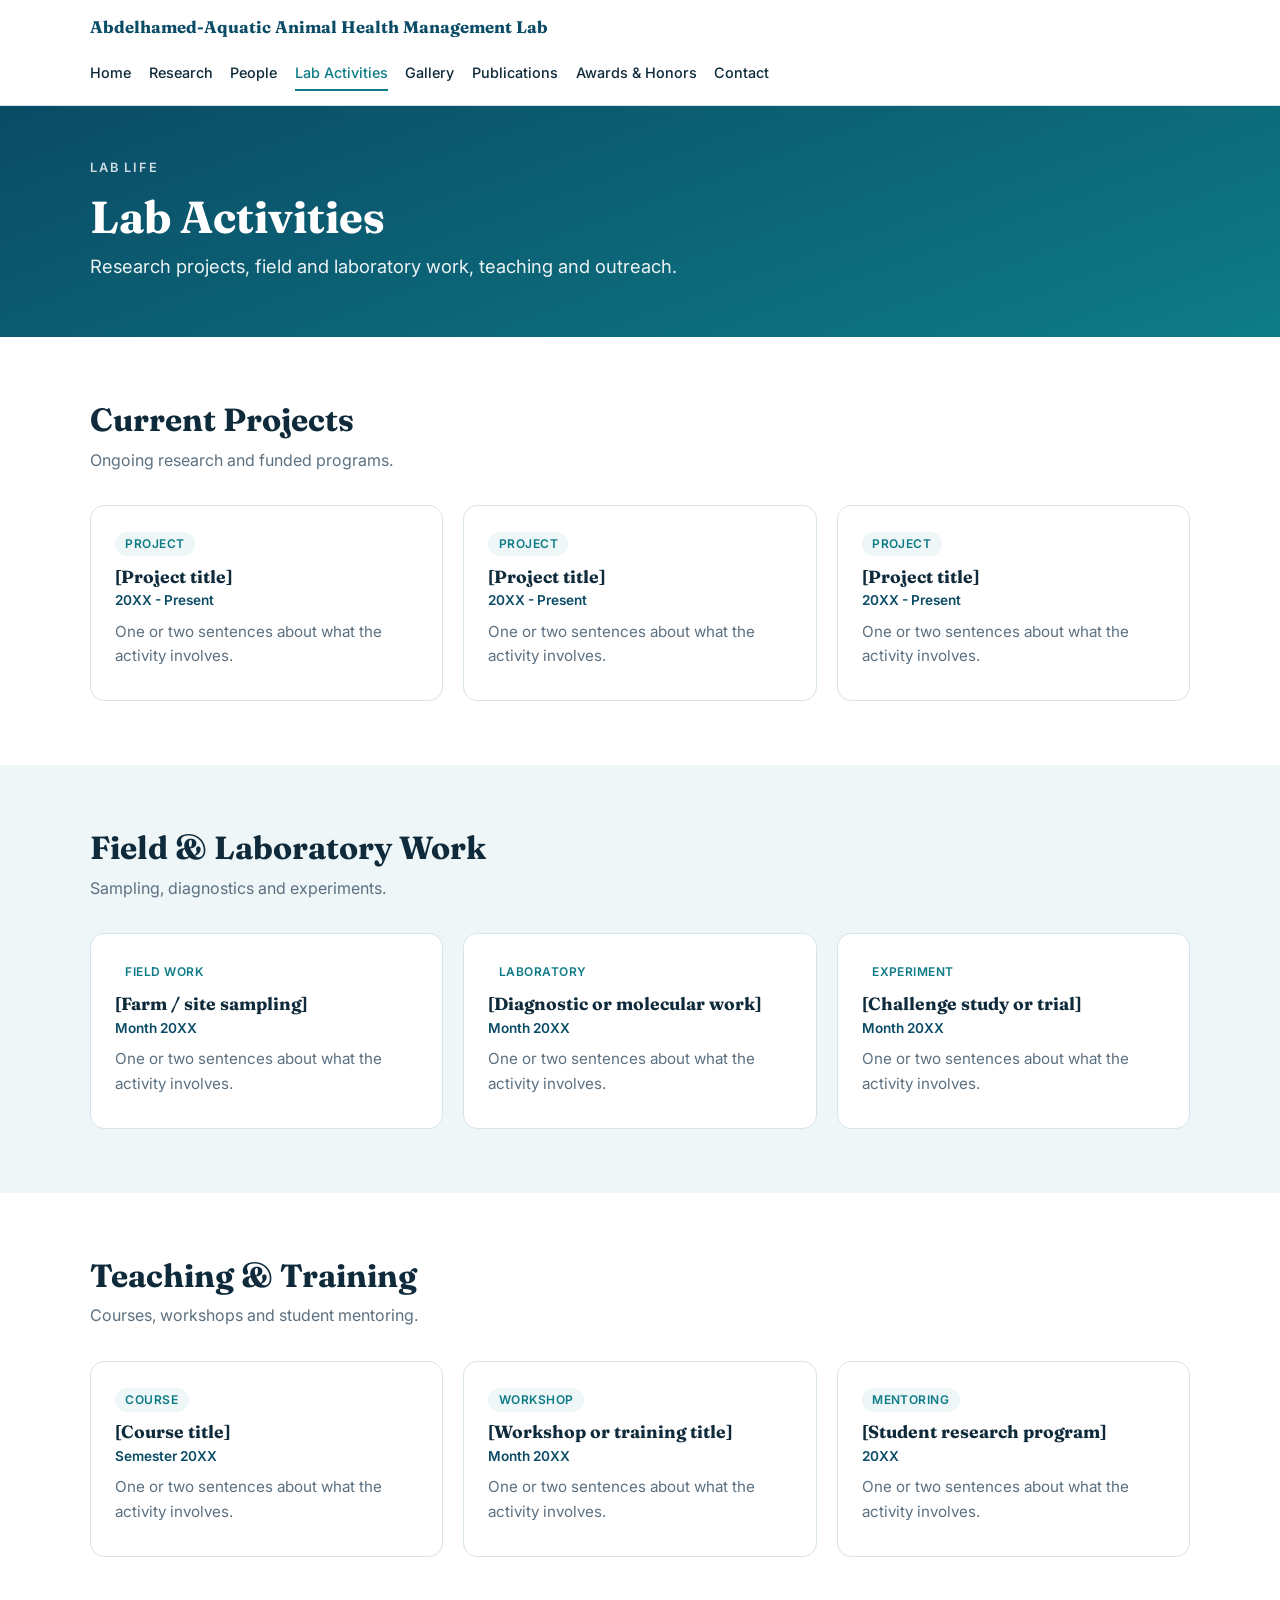
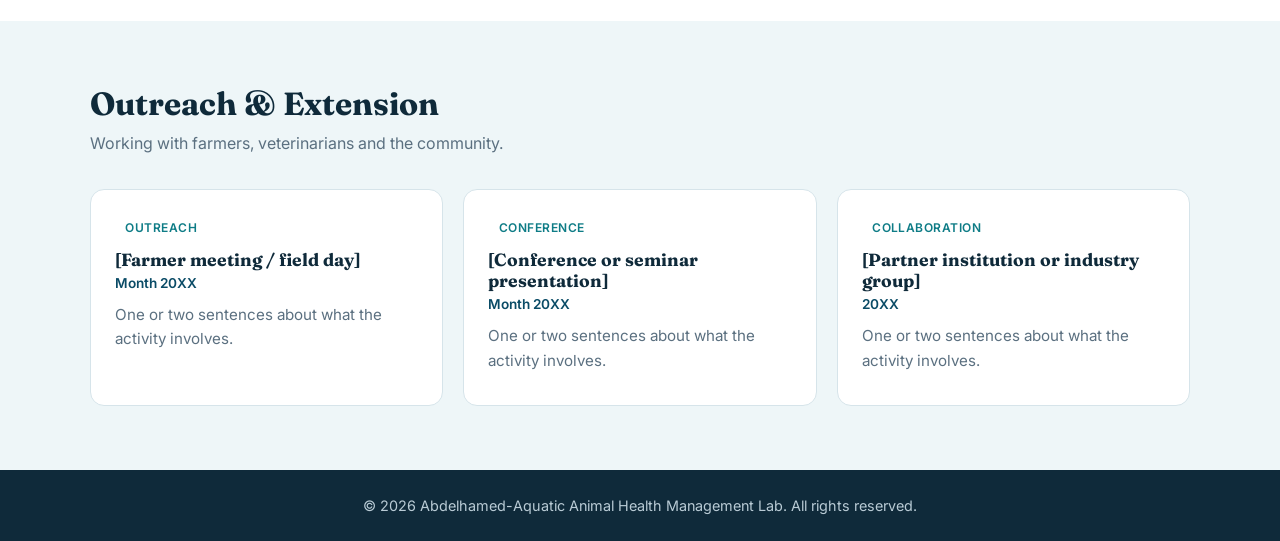
<file: activities.html>
<!DOCTYPE html>
<html lang="en">
<head>
  <meta charset="UTF-8" />
  <meta name="viewport" content="width=device-width, initial-scale=1" />
  <title>Lab Activities | Aquatic Animal Health Management Lab</title>
  <meta name="description" content="Research projects, field and laboratory work, teaching and outreach." />
  <link rel="preconnect" href="https://fonts.googleapis.com" />
  <link rel="preconnect" href="https://fonts.gstatic.com" crossorigin />
  <link href="https://fonts.googleapis.com/css2?family=Fraunces:wght@600;700&family=Inter:wght@400;500;600&display=swap" rel="stylesheet" />
  <link rel="stylesheet" href="styles.css" />
</head>
<body>

  <header class="site-header">
    <div class="container nav">
      <a class="brand" href="index.html">Aquatic Animal Health Management</a>
      <nav aria-label="Main">
        <a href="index.html">Home</a>
        <a href="index.html#research">Research</a>
        <a href="index.html#members">People</a>
        <a href="activities.html" aria-current="page">Lab Activities</a>
        <a href="gallery.html">Gallery</a>
        <a href="publications.html">Publications</a>
        <a href="awards.html">Awards &amp; Honors</a>
        <a href="index.html#contact">Contact</a>
      </nav>
    </div>
  </header>

  <section class="page-hero">
    <div class="container">
      <p class="eyebrow">Lab life</p>
      <h1>Lab Activities</h1>
      <p class="lead">Research projects, field and laboratory work, teaching and outreach.</p>
    </div>
  </section>

  <main>
    <!-- Content lives in content/activities.json - edit that file, not this page. -->
    <div id="groups" data-source="content/activities.json"></div>
    <noscript><p class="load-error">This page needs JavaScript enabled to show its content.</p></noscript>
  </main>

  <footer class="site-footer">
    <div class="container">
      <p>&copy; <span id="year"></span> Aquatic Animal Health Management Lab. All rights reserved.</p>
    </div>
  </footer>

  <script src="script.js"></script>
</body>
</html>
</file>
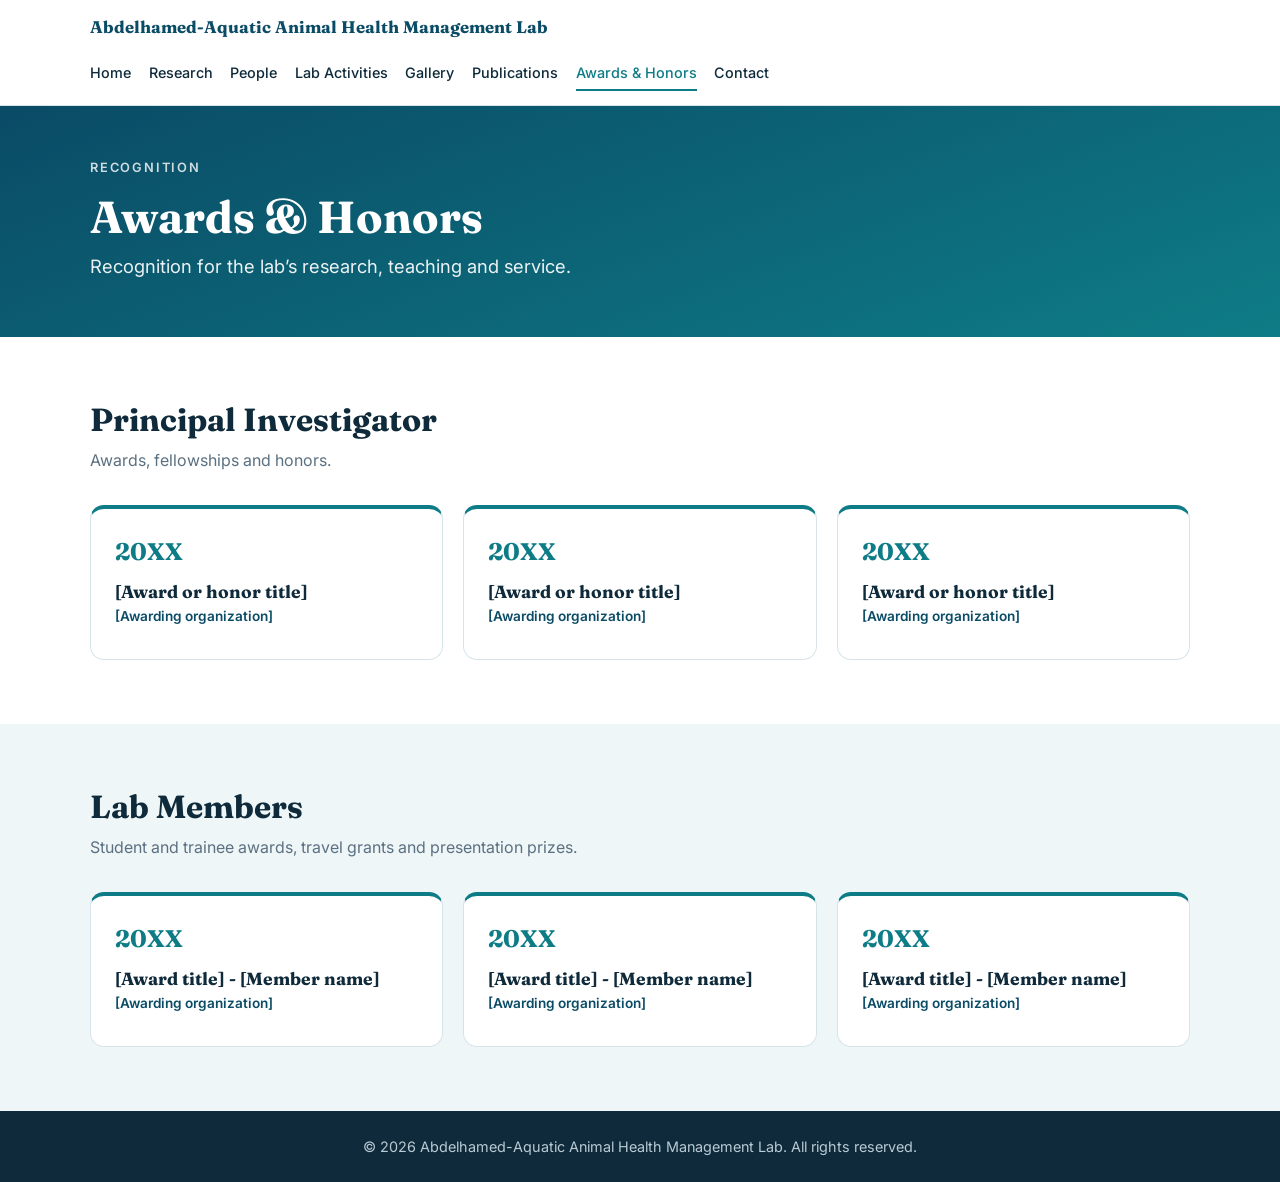
<file: awards.html>
<!DOCTYPE html>
<html lang="en">
<head>
  <meta charset="UTF-8" />
  <meta name="viewport" content="width=device-width, initial-scale=1" />
  <title>Awards & Honors | Aquatic Animal Health Management Lab</title>
  <meta name="description" content="Recognition for the lab&rsquo;s research, teaching and service." />
  <link rel="preconnect" href="https://fonts.googleapis.com" />
  <link rel="preconnect" href="https://fonts.gstatic.com" crossorigin />
  <link href="https://fonts.googleapis.com/css2?family=Fraunces:wght@600;700&family=Inter:wght@400;500;600&display=swap" rel="stylesheet" />
  <link rel="stylesheet" href="styles.css" />
</head>
<body>

  <header class="site-header">
    <div class="container nav">
      <a class="brand" href="index.html">Aquatic Animal Health Management</a>
      <nav aria-label="Main">
        <a href="index.html">Home</a>
        <a href="index.html#research">Research</a>
        <a href="index.html#members">People</a>
        <a href="activities.html">Lab Activities</a>
        <a href="gallery.html">Gallery</a>
        <a href="publications.html">Publications</a>
        <a href="awards.html" aria-current="page">Awards &amp; Honors</a>
        <a href="index.html#contact">Contact</a>
      </nav>
    </div>
  </header>

  <section class="page-hero">
    <div class="container">
      <p class="eyebrow">Recognition</p>
      <h1>Awards &amp; Honors</h1>
      <p class="lead">Recognition for the lab&rsquo;s research, teaching and service.</p>
    </div>
  </section>

  <main>
    <!-- Content lives in content/awards.json - edit that file, not this page. -->
    <div id="groups" data-source="content/awards.json"></div>
    <noscript><p class="load-error">This page needs JavaScript enabled to show its content.</p></noscript>
  </main>

  <footer class="site-footer">
    <div class="container">
      <p>&copy; <span id="year"></span> Aquatic Animal Health Management Lab. All rights reserved.</p>
    </div>
  </footer>

  <script src="script.js"></script>
</body>
</html>
</file>
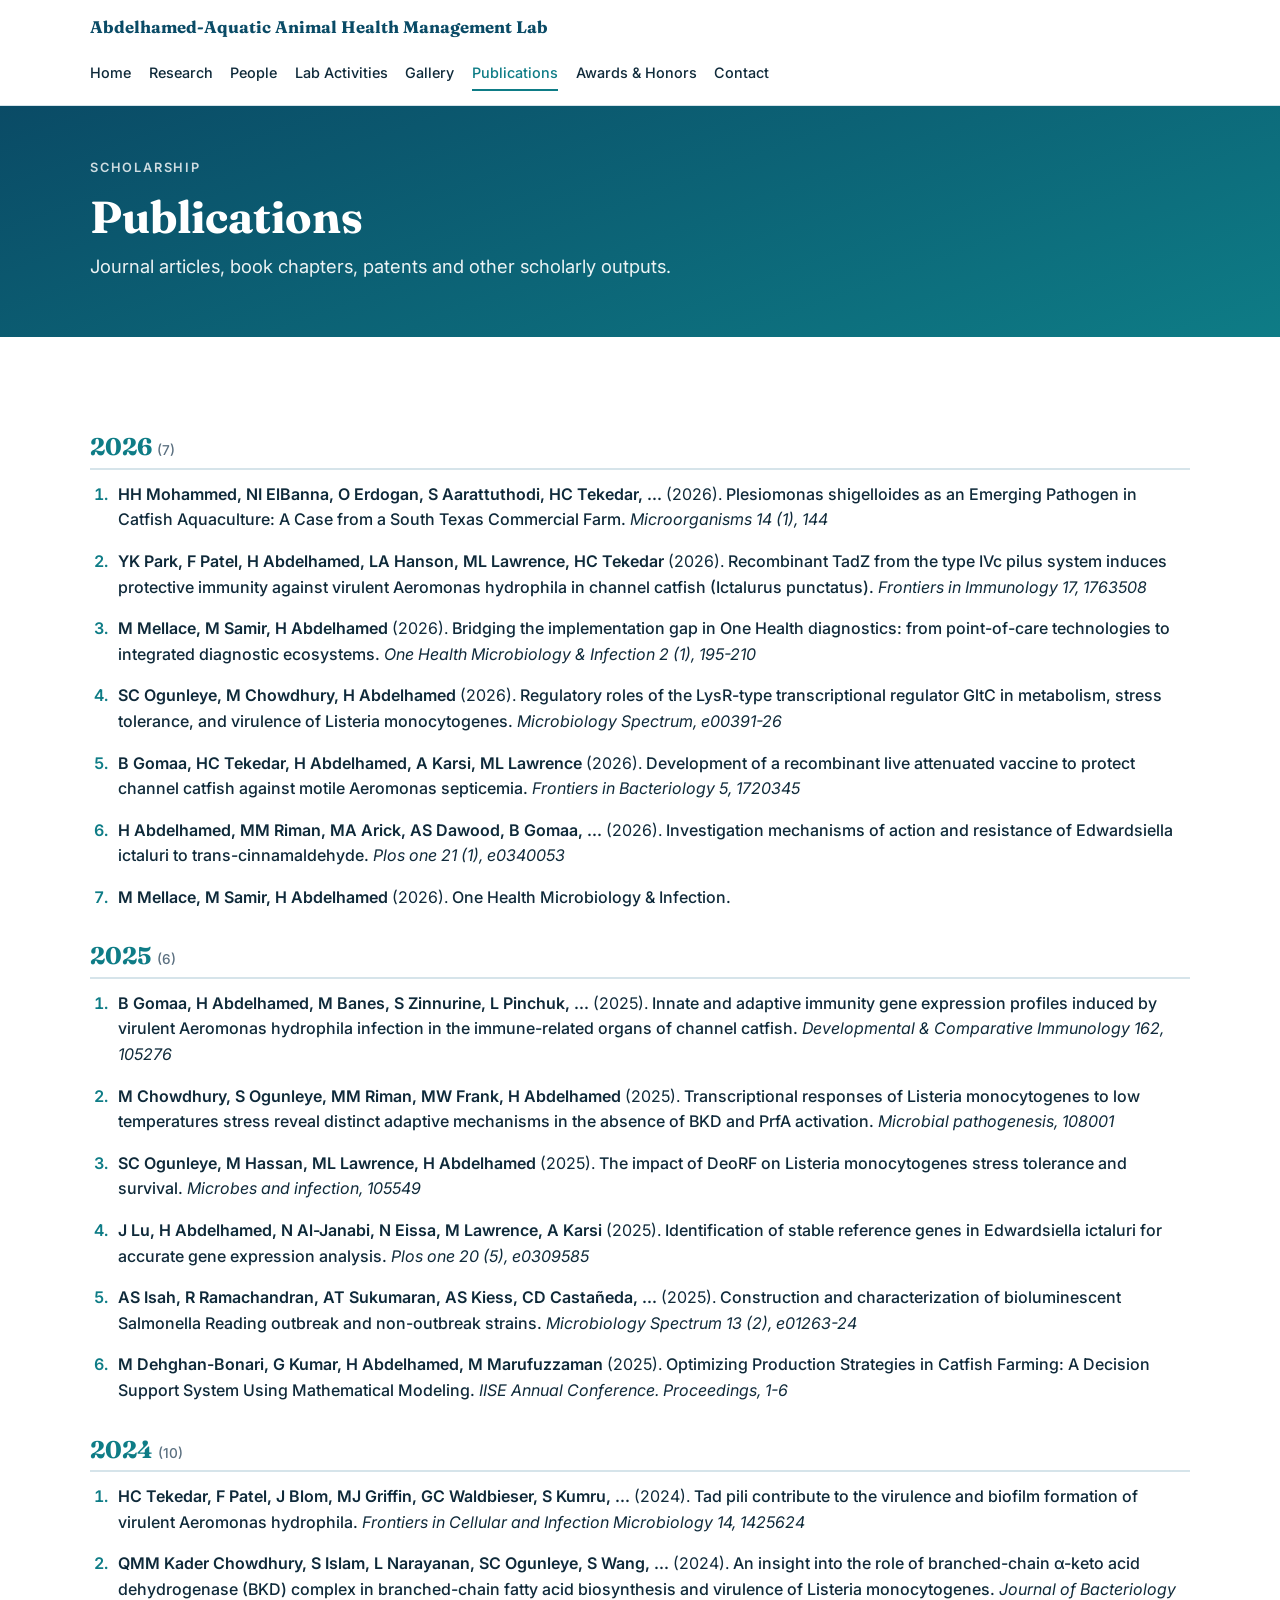
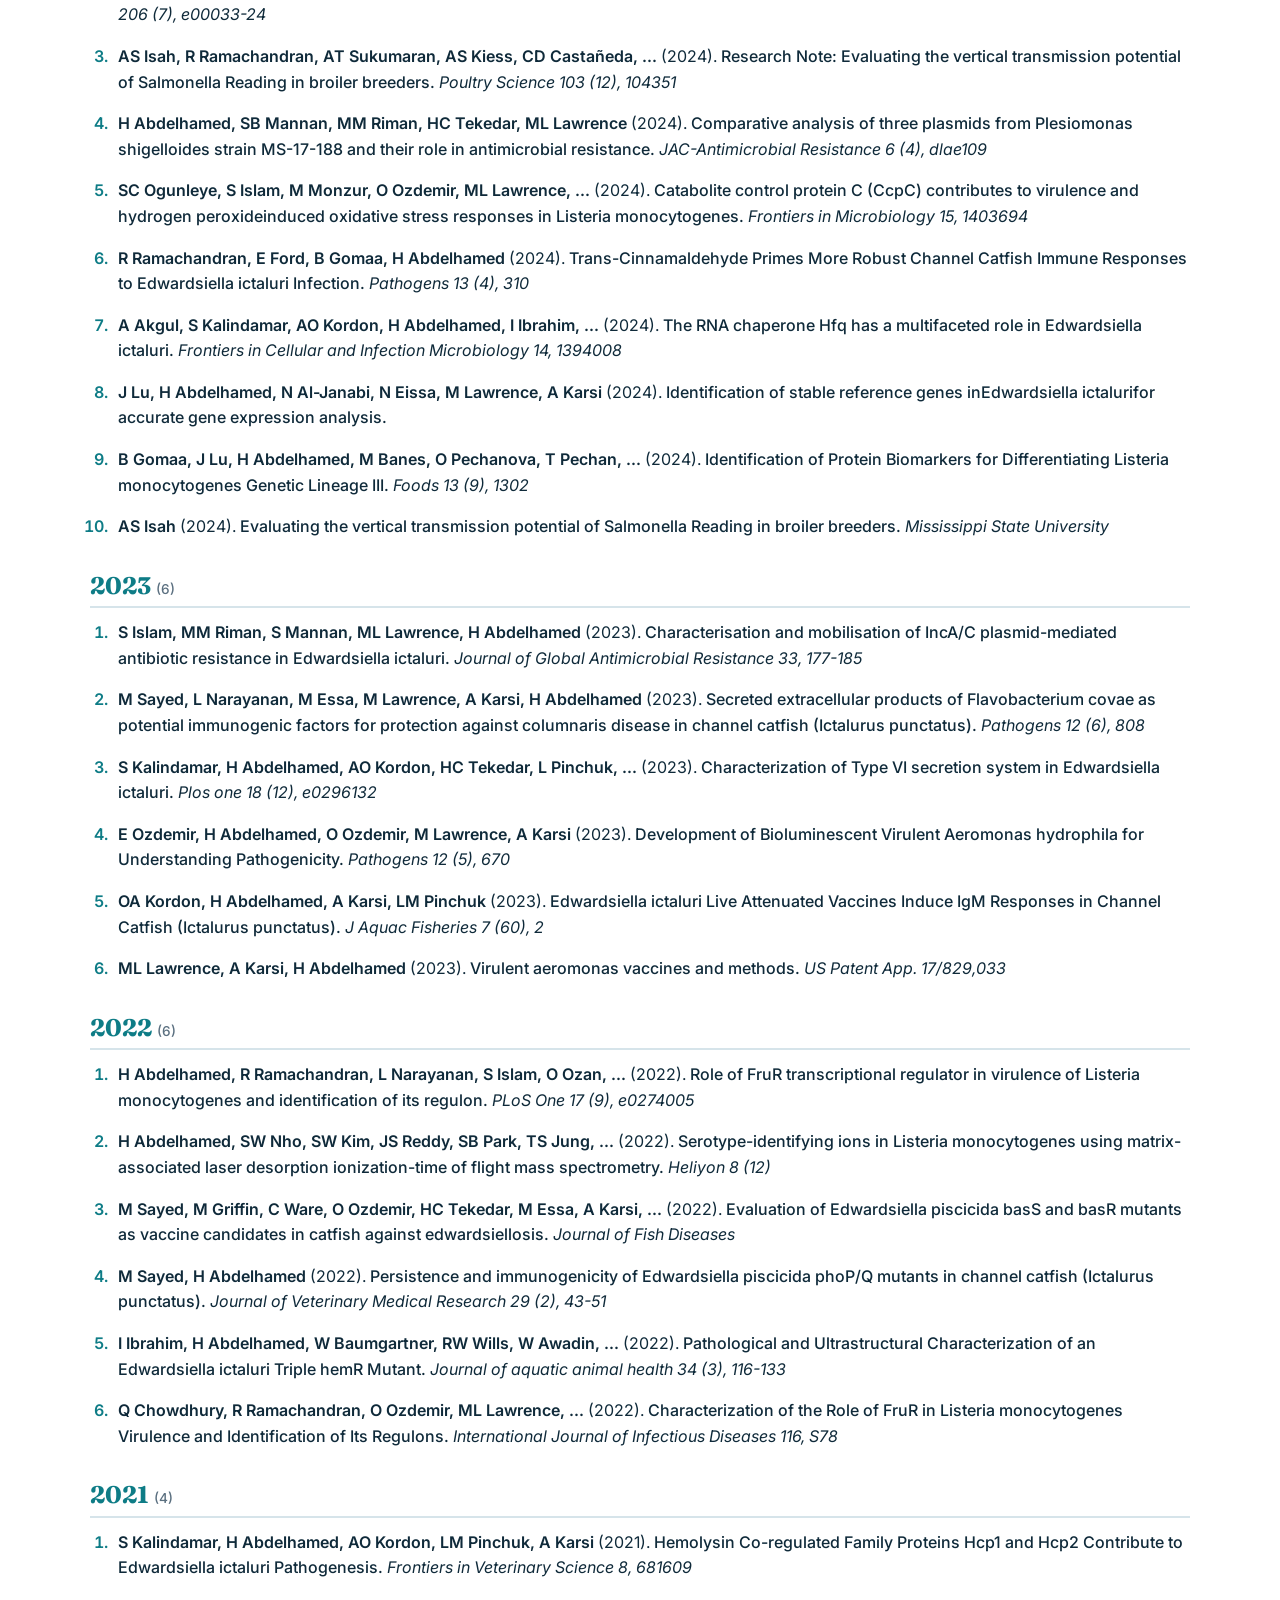
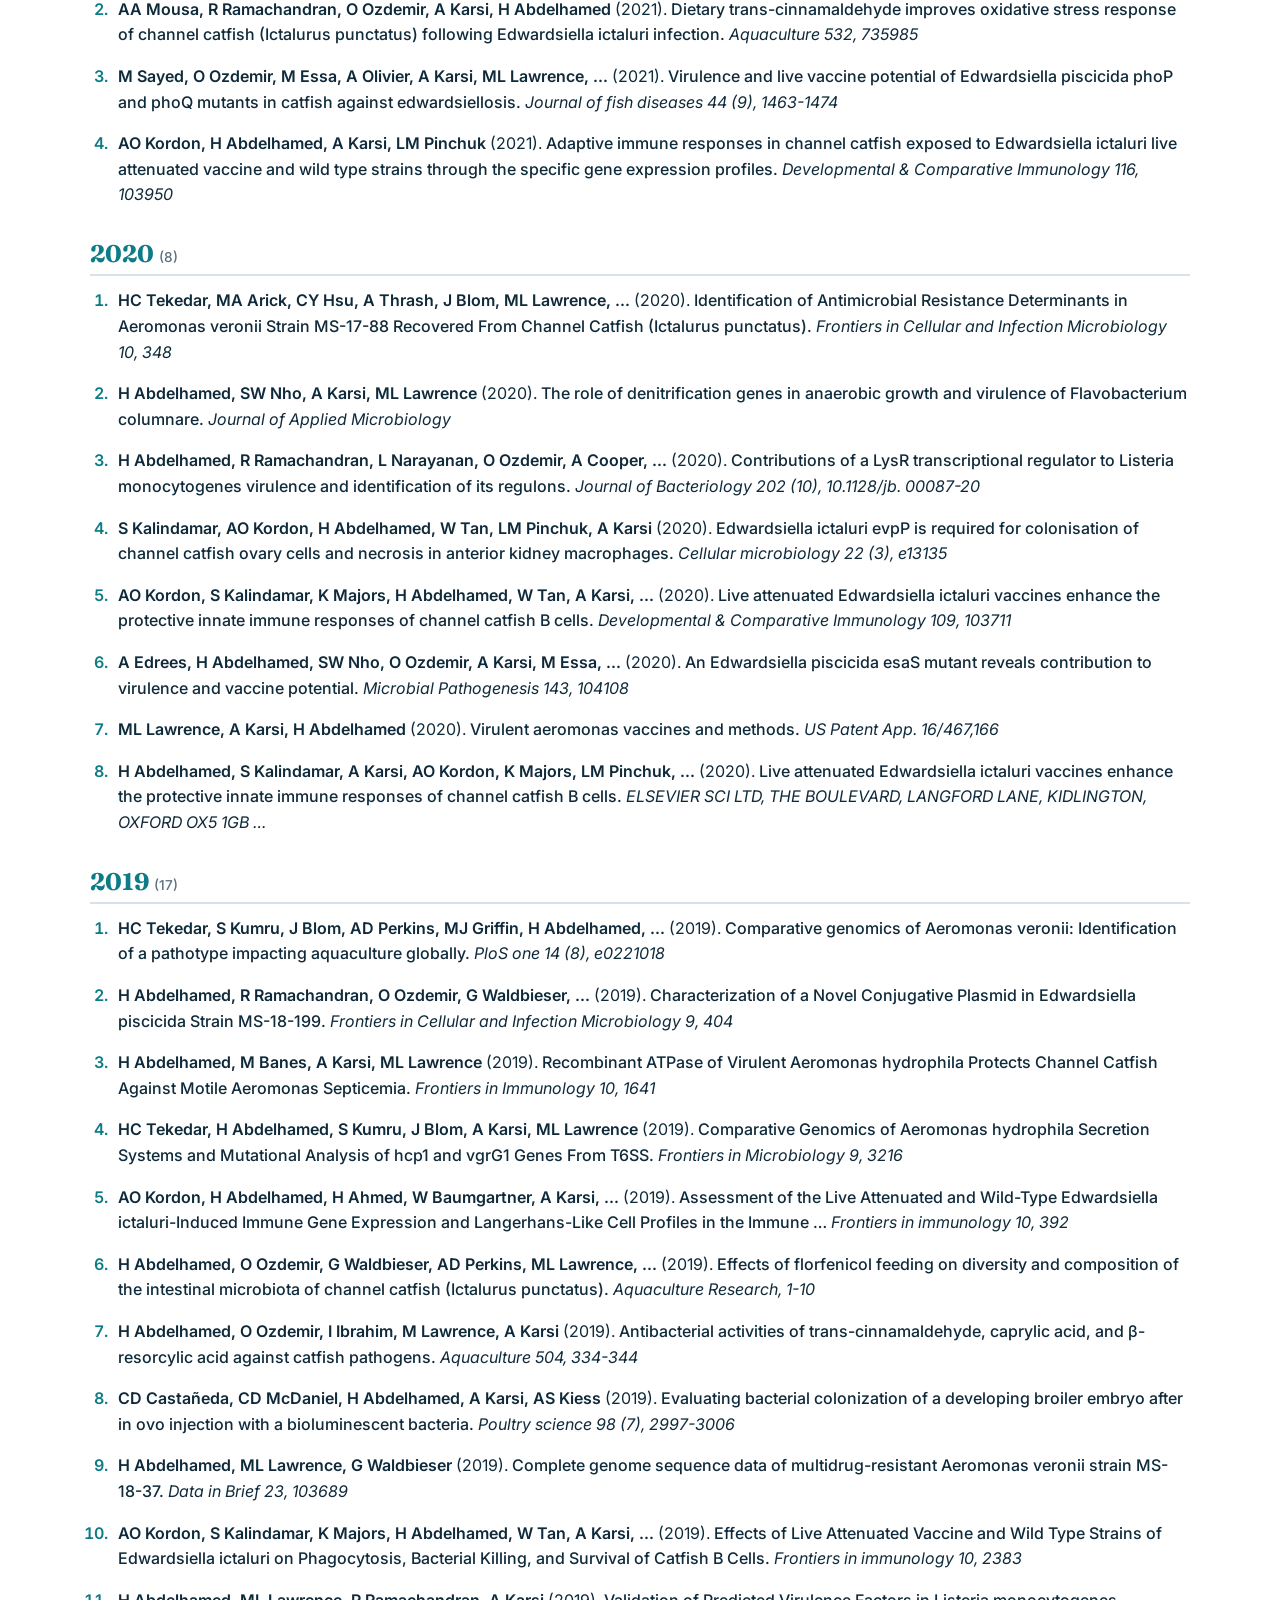
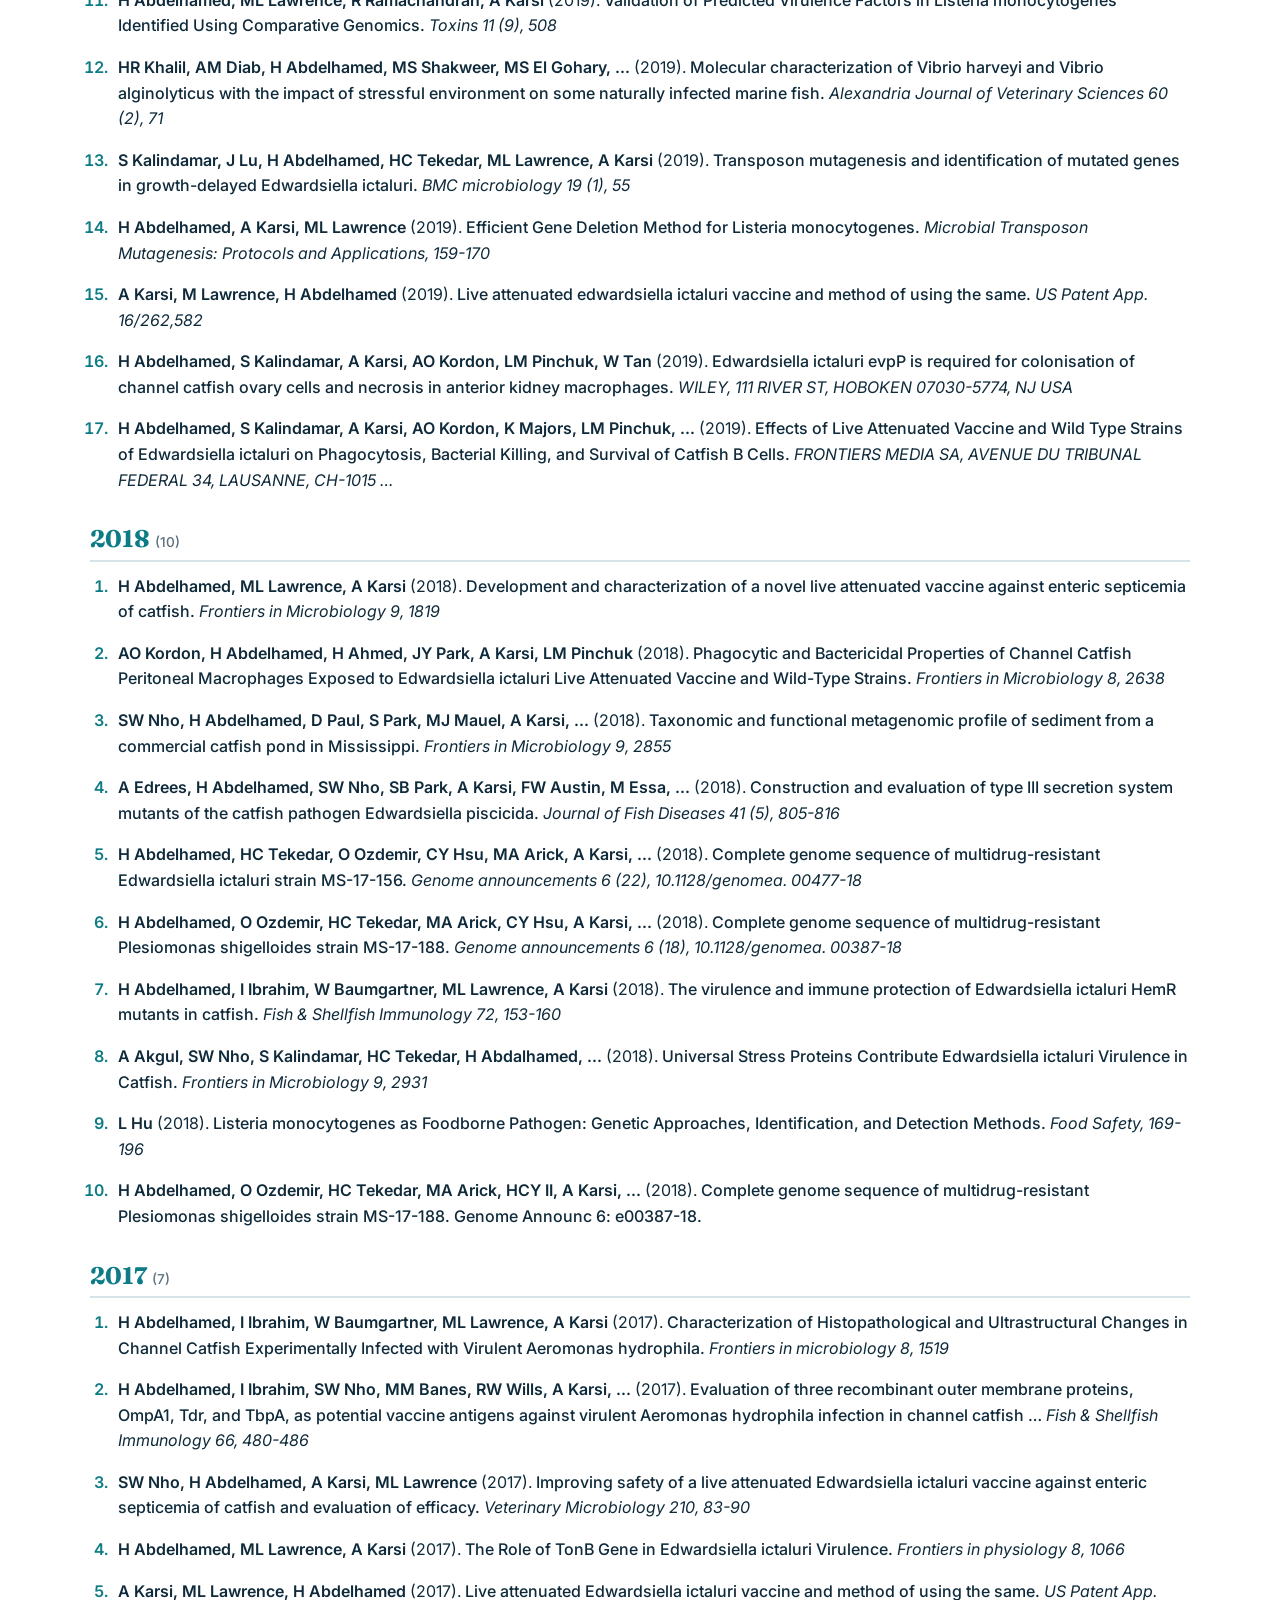
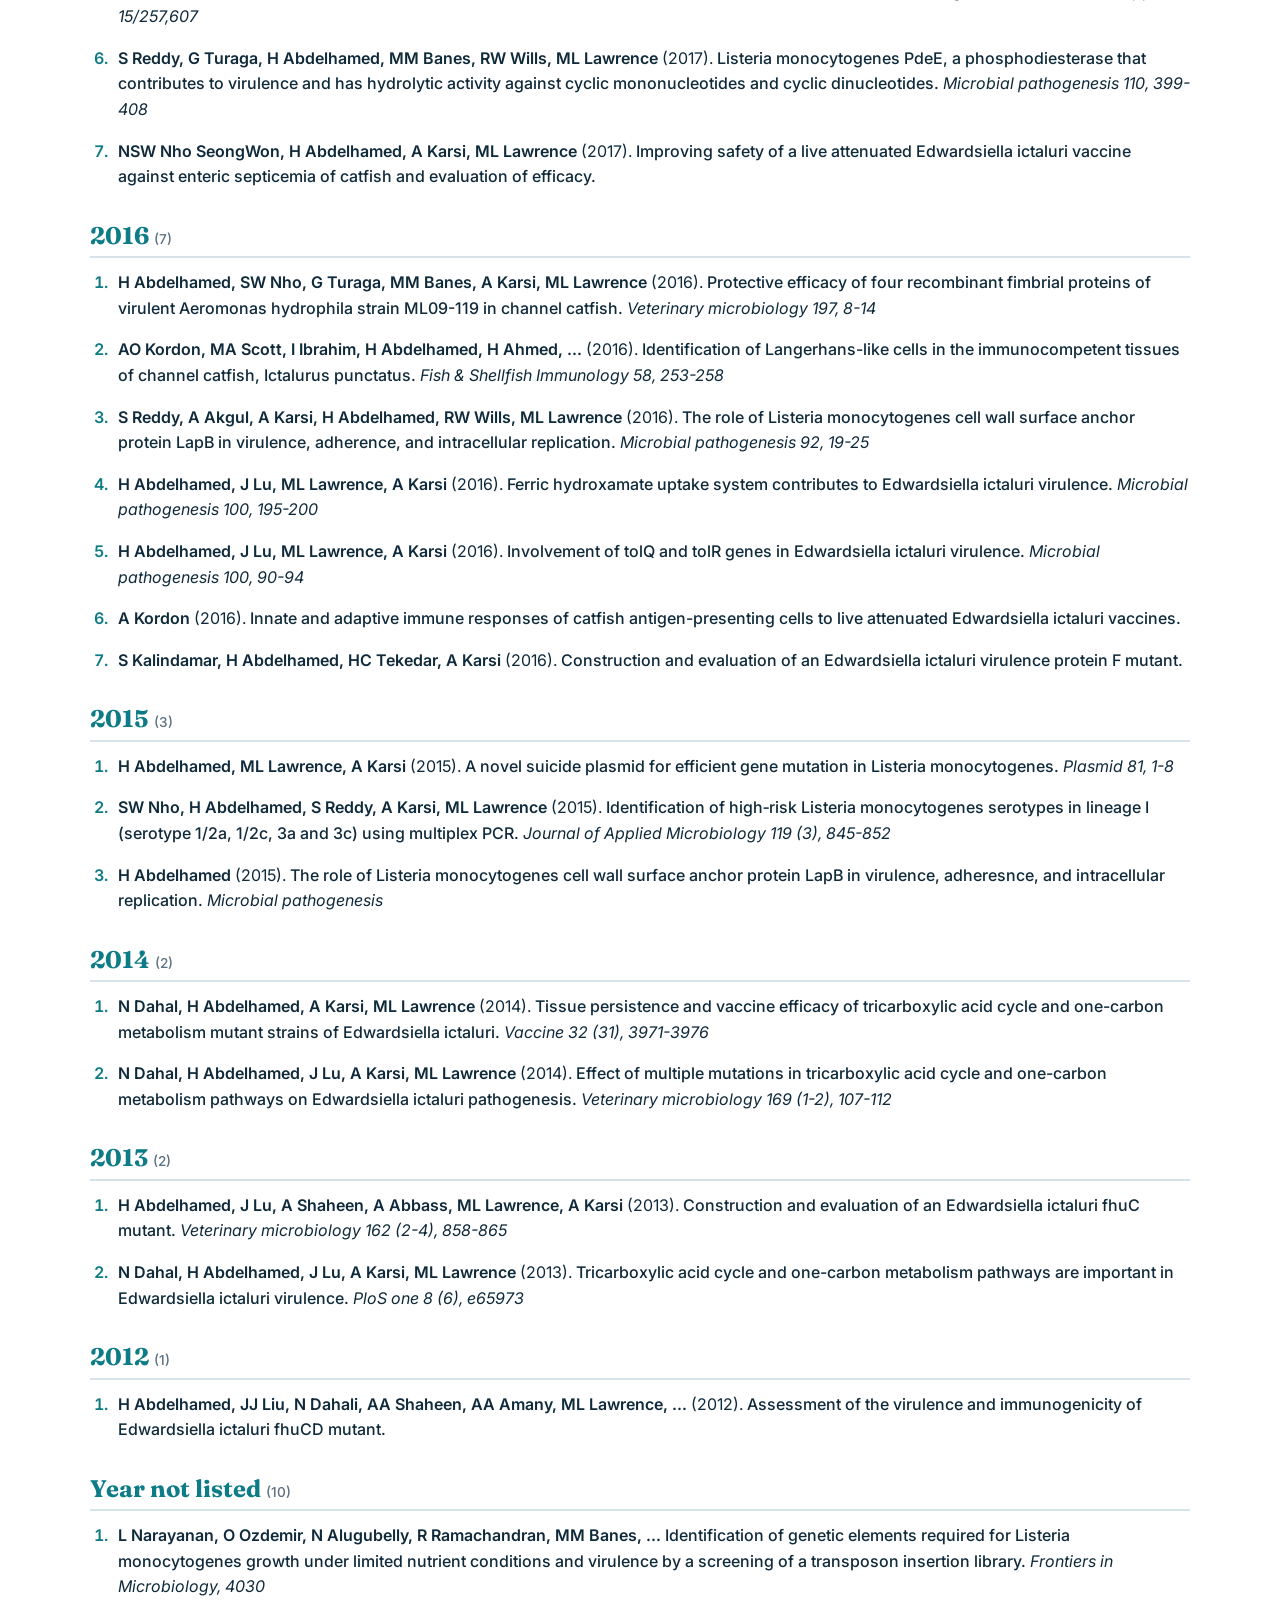
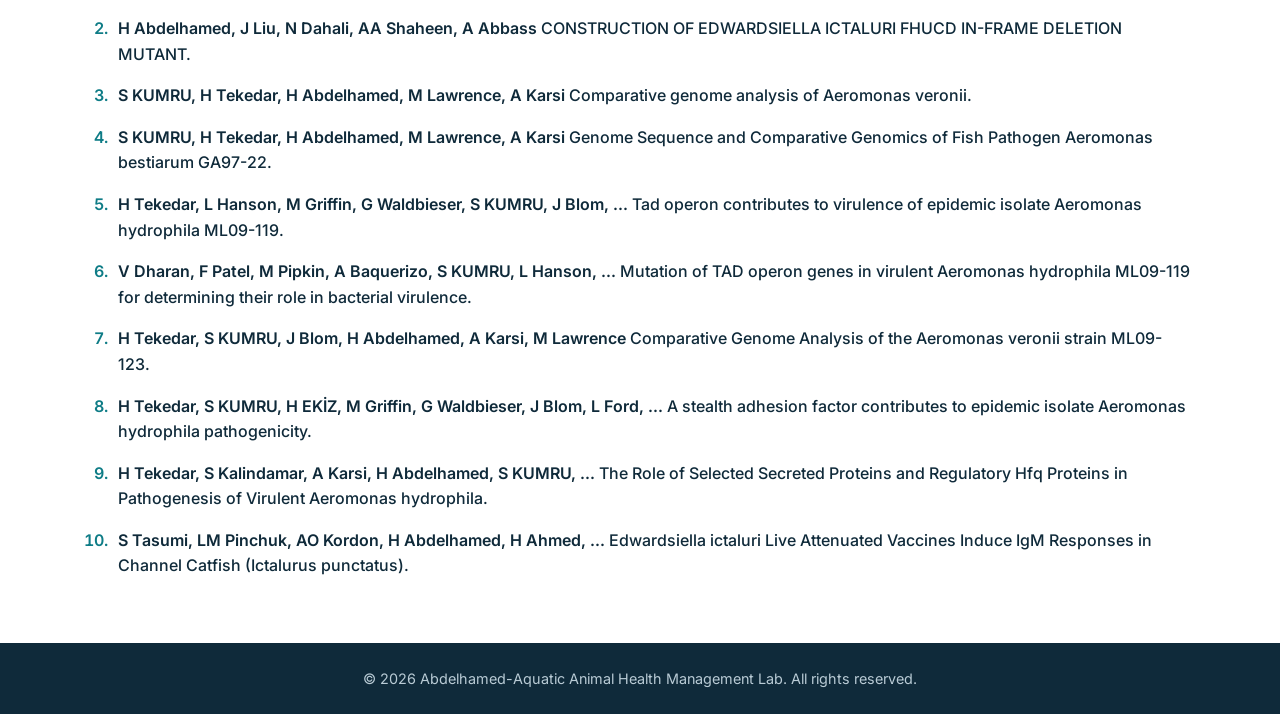
<file: publications.html>
<!DOCTYPE html>
<html lang="en">
<head>
  <meta charset="UTF-8" />
  <meta name="viewport" content="width=device-width, initial-scale=1" />
  <title>Publications | Aquatic Animal Health Management Lab</title>
  <meta name="description" content="Journal articles, book chapters, patents and other scholarly outputs." />
  <link rel="preconnect" href="https://fonts.googleapis.com" />
  <link rel="preconnect" href="https://fonts.gstatic.com" crossorigin />
  <link href="https://fonts.googleapis.com/css2?family=Fraunces:wght@600;700&family=Inter:wght@400;500;600&display=swap" rel="stylesheet" />
  <link rel="stylesheet" href="styles.css" />
</head>
<body>

  <header class="site-header">
    <div class="container nav">
      <a class="brand" href="index.html">Aquatic Animal Health Management</a>
      <nav aria-label="Main">
        <a href="index.html">Home</a>
        <a href="index.html#research">Research</a>
        <a href="index.html#members">People</a>
        <a href="activities.html">Lab Activities</a>
        <a href="gallery.html">Gallery</a>
        <a href="publications.html" aria-current="page">Publications</a>
        <a href="awards.html">Awards &amp; Honors</a>
        <a href="index.html#contact">Contact</a>
      </nav>
    </div>
  </header>

  <section class="page-hero">
    <div class="container">
      <p class="eyebrow">Scholarship</p>
      <h1>Publications</h1>
      <p class="lead">Journal articles, book chapters, patents and other scholarly outputs.</p>
    </div>
  </section>

  <main>
    <section class="section">
      <div class="container">
        <!-- Papers are listed in content/publications.json - edit that file, not this page. -->
        <div id="pubs"></div>
        <noscript><p class="load-error">This page needs JavaScript enabled to show its content.</p></noscript>
      </div>
    </section>
  </main>

  <footer class="site-footer">
    <div class="container">
      <p>&copy; <span id="year"></span> Aquatic Animal Health Management Lab. All rights reserved.</p>
    </div>
  </footer>

  <script src="script.js"></script>
</body>
</html>
</file>
<file: styles.css>
:root {
  --ink: #0f2a3a;
  --muted: #5b7080;
  --teal: #0e7c86;
  --deep: #0a4b66;
  --bg: #ffffff;
  --alt: #eef6f8;
  --line: #d6e4ea;
  --radius: 14px;
}

* { box-sizing: border-box; }

html { scroll-behavior: smooth; }

body {
  margin: 0;
  font-family: "Inter", system-ui, -apple-system, "Segoe UI", sans-serif;
  color: var(--ink);
  background: var(--bg);
  line-height: 1.6;
}

.container {
  width: min(1100px, 100% - 2rem);
  margin-inline: auto;
}

a { color: var(--teal); text-decoration: none; }
a:hover { text-decoration: underline; }

h1, h2, h3 {
  font-family: "Fraunces", Georgia, serif;
  line-height: 1.2;
  margin: 0 0 .5rem;
}

/* ---------- Header ---------- */
.site-header {
  position: sticky;
  top: 0;
  z-index: 10;
  background: rgba(255, 255, 255, .92);
  backdrop-filter: blur(8px);
  border-bottom: 1px solid var(--line);
}

.nav {
  display: flex;
  align-items: center;
  justify-content: space-between;
  gap: 1rem;
  padding: .85rem 0;
  flex-wrap: wrap;
}

.brand {
  font-family: "Fraunces", Georgia, serif;
  font-weight: 700;
  color: var(--deep);
  font-size: 1.05rem;
}
.brand:hover { text-decoration: none; }

.nav nav { display: flex; gap: 1.25rem; flex-wrap: wrap; }
.nav nav a { color: var(--ink); font-size: .95rem; font-weight: 500; }
.nav nav a:hover { color: var(--teal); text-decoration: none; }

/* ---------- Hero ---------- */
.hero {
  position: relative;
  background: linear-gradient(160deg, var(--deep), var(--teal));
  color: #fff;
  padding: 5rem 0 7rem;
}

.eyebrow {
  text-transform: uppercase;
  letter-spacing: .14em;
  font-size: .8rem;
  font-weight: 600;
  opacity: .8;
  margin: 0 0 .75rem;
}

.hero h1 { font-size: clamp(2rem, 5vw, 3.4rem); max-width: 18ch; }
.lead { max-width: 56ch; font-size: 1.15rem; opacity: .92; margin: 1rem 0 0; }

.wave {
  position: absolute;
  left: 0; right: 0; bottom: -1px;
  width: 100%; height: 60px;
  fill: #fff;
}

/* ---------- Sections ---------- */
.section { padding: 4rem 0; }
.section.alt { background: var(--alt); }
.section h2 { font-size: 2rem; margin-bottom: 1.5rem; }
.section-sub { color: var(--muted); margin: -1rem 0 2rem; }

/* ---------- Photo placeholders ---------- */
.photo {
  position: relative;
  overflow: hidden;
  background: #dfe9ee;
  border: 2px dashed #b4c8d2;
  border-radius: 50%;
  aspect-ratio: 1;
  width: 150px;
  margin-inline: auto;
}

/* simple silhouette shown until a photo is added */
.photo::before,
.photo::after {
  content: "";
  position: absolute;
  background: #b4c8d2;
  left: 50%;
  transform: translateX(-50%);
}
.photo::before { width: 32%; aspect-ratio: 1; border-radius: 50%; top: 24%; }
.photo::after  { width: 62%; height: 36%; border-radius: 50% 50% 0 0; bottom: 0; }

.photo img {
  position: absolute;
  inset: 0;
  width: 100%;
  height: 100%;
  object-fit: cover;
  z-index: 1;
}

.photo:has(img) { border-style: solid; border-color: #fff; box-shadow: 0 4px 16px rgba(15, 42, 58, .15); }

.photo-lg { width: 220px; margin: 0; }

/* ---------- PI ---------- */
.pi-card {
  display: grid;
  grid-template-columns: auto 1fr;
  gap: 2.5rem;
  align-items: center;
  padding: 2rem;
  border: 1px solid var(--line);
  border-radius: var(--radius);
  background: #fff;
  box-shadow: 0 6px 24px rgba(15, 42, 58, .06);
}

.pi-info h3 { font-size: 1.7rem; }
.role { color: var(--teal); font-weight: 600; margin: 0 0 1rem; }
.bio { color: var(--muted); max-width: 60ch; }

.contact-list { list-style: none; padding: 0; margin: 1.25rem 0 0; display: grid; gap: .35rem; }
.contact-list span {
  display: inline-block;
  min-width: 4.5rem;
  font-weight: 600;
  color: var(--deep);
}

/* ---------- Members ---------- */
.members-grid {
  display: grid;
  grid-template-columns: repeat(auto-fill, minmax(210px, 1fr));
  gap: 1.5rem;
}

.member {
  text-align: center;
  padding: 1.75rem 1rem;
  background: #fff;
  border: 1px solid var(--line);
  border-radius: var(--radius);
  transition: transform .2s, box-shadow .2s;
}
.member:hover { transform: translateY(-3px); box-shadow: 0 8px 22px rgba(15, 42, 58, .1); }

.member .name { font-size: 1.15rem; margin: 1rem 0 .15rem; }
.member-role { margin: 0; color: var(--muted); font-size: .92rem; }

/* ---------- Contact ---------- */
.contact-box { text-align: center; max-width: 640px; }
.address { color: var(--muted); }

/* ---------- Footer ---------- */
.site-footer {
  background: var(--ink);
  color: #b9cbd5;
  padding: 1.5rem 0;
  text-align: center;
  font-size: .9rem;
}
.site-footer p { margin: 0; }

/* ---------- Responsive ---------- */
@media (max-width: 700px) {
  .pi-card { grid-template-columns: 1fr; text-align: center; justify-items: center; }
  .photo-lg { margin-inline: auto; }
  .contact-list { justify-items: center; }
  .hero { padding: 3.5rem 0 5.5rem; }
}

/* ---------- Hero buttons ---------- */
.hero-cta { display: flex; gap: .75rem; flex-wrap: wrap; margin: 1.75rem 0 0; }
.btn {
  display: inline-block;
  padding: .7rem 1.3rem;
  border-radius: 999px;
  background: #fff;
  color: var(--deep);
  font-weight: 600;
  font-size: .95rem;
}
.btn:hover { text-decoration: none; background: var(--alt); }
.btn-ghost { background: transparent; color: #fff; border: 1.5px solid rgba(255, 255, 255, .7); }
.btn-ghost:hover { background: rgba(255, 255, 255, .15); }

.eyebrow.dark { color: var(--teal); opacity: 1; margin-bottom: .4rem; }
section[id] { scroll-margin-top: 4.5rem; }

/* ---------- Research aims ---------- */
.aims {
  display: grid;
  grid-template-columns: repeat(2, 1fr);
  gap: 1.25rem;
}

.aim {
  position: relative;
  padding: 1.5rem 1.5rem 1.4rem 4.6rem;
  background: #fff;
  border: 1.5px solid var(--c);
  border-radius: var(--radius);
}
.aim h3 { font-size: 1.1rem; margin-bottom: .4rem; }
.aim p { margin: 0 0 .5rem; color: var(--muted); font-size: .95rem; }
.aim .aim-tags { color: var(--c); font-weight: 600; font-size: .85rem; margin: .6rem 0 0; }

.aim-num {
  position: absolute;
  left: 1.25rem; top: 1.4rem;
  width: 2.4rem; height: 2.4rem;
  display: grid; place-items: center;
  border-radius: 50%;
  background: var(--c);
  color: #fff;
  font-weight: 700;
}

.aim-1 { --c: #9b3330; }
.aim-2 { --c: #0b8a94; }
.aim-3 { --c: #7a4f9e; }
.aim-4 { --c: #2d8a54; }

.relevance {
  margin: 1.75rem 0 0;
  padding: 1rem 1.25rem;
  border-left: 4px solid var(--teal);
  background: var(--alt);
  border-radius: 0 var(--radius) var(--radius) 0;
}

/* ---------- Research highlights ---------- */
.feature {
  display: grid;
  grid-template-columns: 1fr 1.5fr;
  gap: 2.5rem;
  align-items: center;
  padding: 2.5rem 0;
  border-top: 1px solid var(--line);
}
.feature:first-of-type { border-top: 0; padding-top: 1rem; }
.feature.reverse { grid-template-columns: 1.5fr 1fr; }
.feature.reverse .feature-text { order: 2; }

.feature-text h3 { font-size: 1.4rem; }
.feature-q { color: var(--teal); font-weight: 600; margin: .25rem 0 .75rem; }

.ticks { list-style: none; padding: 0; margin: .75rem 0 0; display: grid; gap: .6rem; }
.ticks li { position: relative; padding-left: 1.6rem; }
.ticks li::before {
  content: "";
  position: absolute; left: 0; top: .55em;
  width: .6rem; height: .6rem;
  border-radius: 50%;
  background: var(--teal);
}

.feature-figs { display: grid; gap: 1.25rem; justify-items: center; }

.figure {
  margin: 0;
  background: #fff;
  border: 1px solid var(--line);
  border-radius: var(--radius);
  padding: .75rem;
  box-shadow: 0 6px 20px rgba(15, 42, 58, .06);
  width: 100%;
}
.figure img {
  display: block;
  width: 100%;
  height: auto;
  border-radius: 8px;
  cursor: zoom-in;
}
.figure figcaption { font-size: .85rem; color: var(--muted); padding: .6rem .25rem .1rem; }
.figure-portrait { max-width: 400px; }
.figure-small { max-width: 320px; }

/* ---------- Lightbox ---------- */
#lightbox {
  border: 0;
  padding: 1rem;
  border-radius: var(--radius);
  max-width: min(1100px, 96vw);
  max-height: 94vh;
  overflow: auto;
  text-align: center;
}
#lightbox::backdrop { background: rgba(10, 30, 42, .8); }
#lightbox img { max-width: 100%; max-height: 78vh; height: auto; }
#lb-cap { color: var(--muted); font-size: .9rem; margin: .75rem 0 0; }
.lb-close {
  position: sticky; top: 0; float: right;
  border: 0; background: var(--ink); color: #fff;
  width: 2.2rem; height: 2.2rem; border-radius: 50%;
  font-size: 1.4rem; line-height: 1; cursor: pointer;
}

@media (max-width: 800px) {
  .aims { grid-template-columns: 1fr; }
  .feature, .feature.reverse { grid-template-columns: 1fr; gap: 1.5rem; }
  .feature.reverse .feature-text { order: 0; }
}

.feature-text { align-self: start; position: sticky; top: 5rem; }
.feature-figs { align-self: start; }
@media (max-width: 800px) { .feature-text { position: static; } }

/* ---------- Navigation (8 tabs) ---------- */
.nav nav { gap: .25rem 1.1rem; }
.nav nav a { font-size: .9rem; padding: .3rem 0; border-bottom: 2px solid transparent; }
.nav nav a[aria-current="page"] { color: var(--teal); border-bottom-color: var(--teal); }

/* ---------- Inner page banner ---------- */
.page-hero {
  background: linear-gradient(160deg, var(--deep), var(--teal));
  color: #fff;
  padding: 3.25rem 0 3.5rem;
}
.page-hero h1 { font-size: clamp(1.9rem, 4.5vw, 2.8rem); margin-bottom: .5rem; }
.page-hero .lead { margin: 0; }

/* ---------- Cards (activities, awards) ---------- */
.cards { display: grid; grid-template-columns: repeat(auto-fit, minmax(280px, 1fr)); gap: 1.25rem; }

.card, .award {
  position: relative;
  padding: 1.5rem;
  background: #fff;
  border: 1px solid var(--line);
  border-radius: var(--radius);
  transition: transform .2s, box-shadow .2s;
}
.card:hover, .award:hover { transform: translateY(-3px); box-shadow: 0 8px 22px rgba(15, 42, 58, .1); }
.card h3, .award h3 { font-size: 1.1rem; margin: .6rem 0 .2rem; }
.card p, .award p { margin: 0 0 .5rem; color: var(--muted); font-size: .95rem; }
.card .meta, .award .meta { color: var(--deep); font-weight: 600; font-size: .85rem; }

.tag {
  display: inline-block;
  padding: .15rem .65rem;
  border-radius: 999px;
  background: var(--alt);
  color: var(--teal);
  font-size: .75rem;
  font-weight: 600;
  letter-spacing: .04em;
  text-transform: uppercase;
}
.section.alt .tag { background: #fff; }

.award { border-top: 4px solid var(--teal); }
.award-year {
  display: inline-block;
  font-family: "Fraunces", Georgia, serif;
  font-weight: 700;
  font-size: 1.5rem;
  color: var(--teal);
}

/* ---------- Gallery ---------- */
.gallery { display: grid; grid-template-columns: repeat(auto-fill, minmax(240px, 1fr)); gap: 1.25rem; }
.gallery-item { margin: 0; }
.gallery-item .ph {
  position: relative;
  aspect-ratio: 4 / 3;
  overflow: hidden;
  border-radius: var(--radius);
  background: #dfe9ee;
  border: 2px dashed #b4c8d2;
}
/* simple picture icon shown until a photo is added */
.gallery-item .ph::before {
  content: "";
  position: absolute; left: 50%; top: 50%;
  width: 3rem; height: 2.2rem;
  transform: translate(-50%, -50%);
  border: 3px solid #b4c8d2;
  border-radius: 6px;
}
.gallery-item .ph::after {
  content: "";
  position: absolute; left: calc(50% - .6rem); top: calc(50% - .1rem);
  width: 1.2rem; height: .6rem;
  border-radius: 50% 50% 0 0;
  background: #b4c8d2;
}
.gallery-item .ph img {
  position: absolute; inset: 0;
  width: 100%; height: 100%;
  object-fit: cover;
  z-index: 1;
  cursor: zoom-in;
  background: #fff;
}
.gallery-item .ph:has(img) { border: 0; box-shadow: 0 4px 16px rgba(15, 42, 58, .15); }
.gallery-item figcaption { padding: .55rem .15rem 0; font-size: .9rem; color: var(--muted); }

/* ---------- Publications ---------- */
.profiles { display: flex; gap: .75rem; flex-wrap: wrap; margin: 0 0 2rem; }
.btn-solid { background: var(--deep); color: #fff; }
.btn-solid:hover { background: var(--teal); }

.year {
  font-size: 1.5rem;
  color: var(--teal);
  margin: 2rem 0 .75rem;
  padding-bottom: .35rem;
  border-bottom: 2px solid var(--line);
}
.pubs { margin: 0; padding-left: 1.4rem; display: grid; gap: 1rem; }
.pubs li { padding-left: .35rem; }
.pubs li::marker { color: var(--teal); font-weight: 600; }
.pub-authors { font-weight: 600; }
.pub-title { color: var(--ink); }
.pub-link { font-size: .85rem; font-weight: 600; white-space: nowrap; }

@media (max-width: 700px) {
  .page-hero { padding: 2.5rem 0 2.75rem; }
  .nav nav { gap: .15rem .9rem; }
}

/* ---------- PI profile details ---------- */
.dept { margin: -.6rem 0 .75rem; color: var(--muted); font-size: .95rem; }
.chips { display: flex; flex-wrap: wrap; gap: .4rem; margin: 0 0 1rem; }
.chip {
  padding: .2rem .75rem;
  border-radius: 999px;
  background: var(--alt);
  color: var(--deep);
  font-size: .8rem;
  font-weight: 600;
}
.pi-info h4 {
  margin: 1.1rem 0 .3rem;
  font-family: "Inter", system-ui, sans-serif;
  font-size: .8rem;
  letter-spacing: .08em;
  text-transform: uppercase;
  color: var(--teal);
}
.pi-info .bio { margin: 0; }
.edu { margin: 0; padding-left: 1.1rem; color: var(--muted); }
.pi-card .photo-lg { align-self: start; }
.pi-card { align-items: start; }

.load-error {
  margin: 1rem 0;
  padding: 1rem 1.25rem;
  border-left: 4px solid #c0392b;
  background: #fdf0ee;
  border-radius: 0 var(--radius) var(--radius) 0;
}
#groups:empty { min-height: 40vh; }

.year-count { font-family: "Inter", system-ui, sans-serif; font-size: .85rem; font-weight: 500; color: var(--muted); }
.pub-title { font-weight: 500; }

/* ---------- Team: centred rows (works for any number of members) ---------- */
.members-grid { display: flex; flex-wrap: wrap; justify-content: center; gap: 1.5rem; }
.members-grid .member { flex: 0 1 195px; }
.member .photo img { object-position: center top; }
.member-role { font-size: .88rem; }

/* Longer lab name in the Home heading */
.hero h1 { max-width: 24ch; }
</file>
